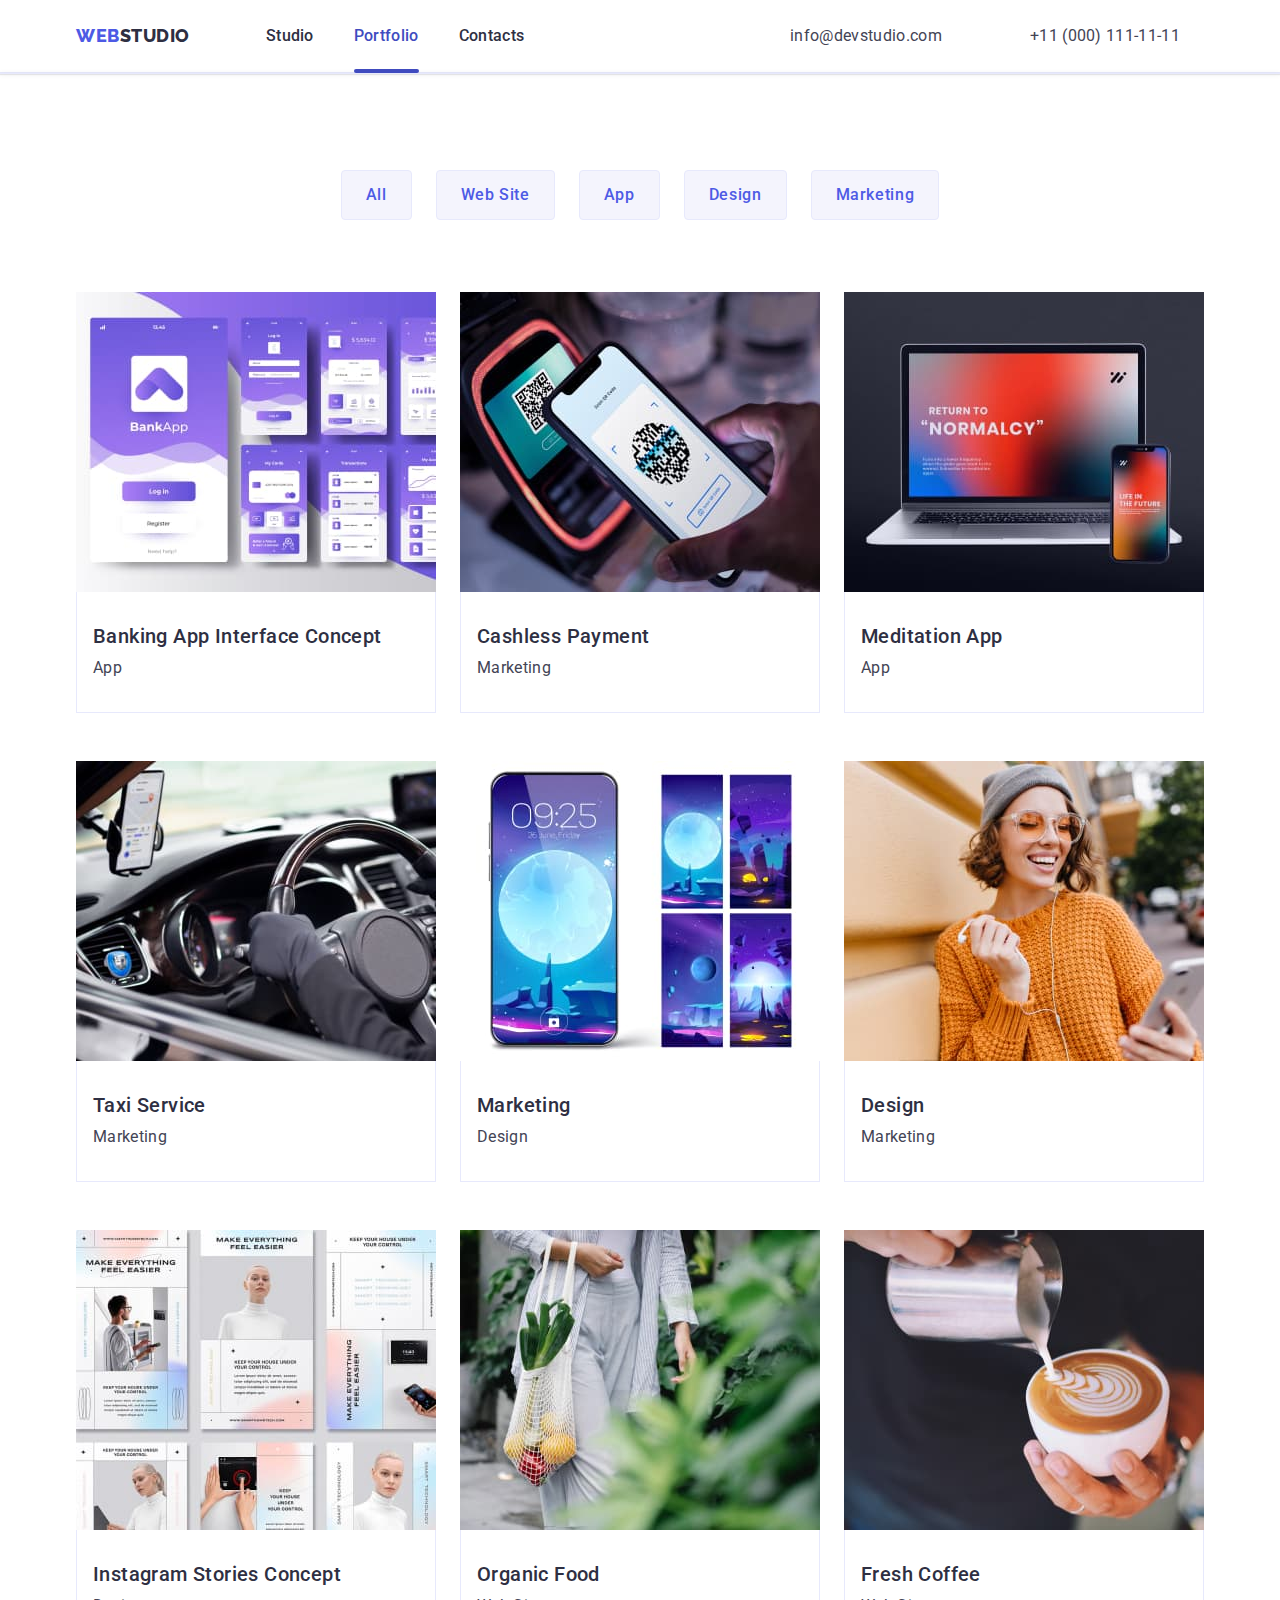
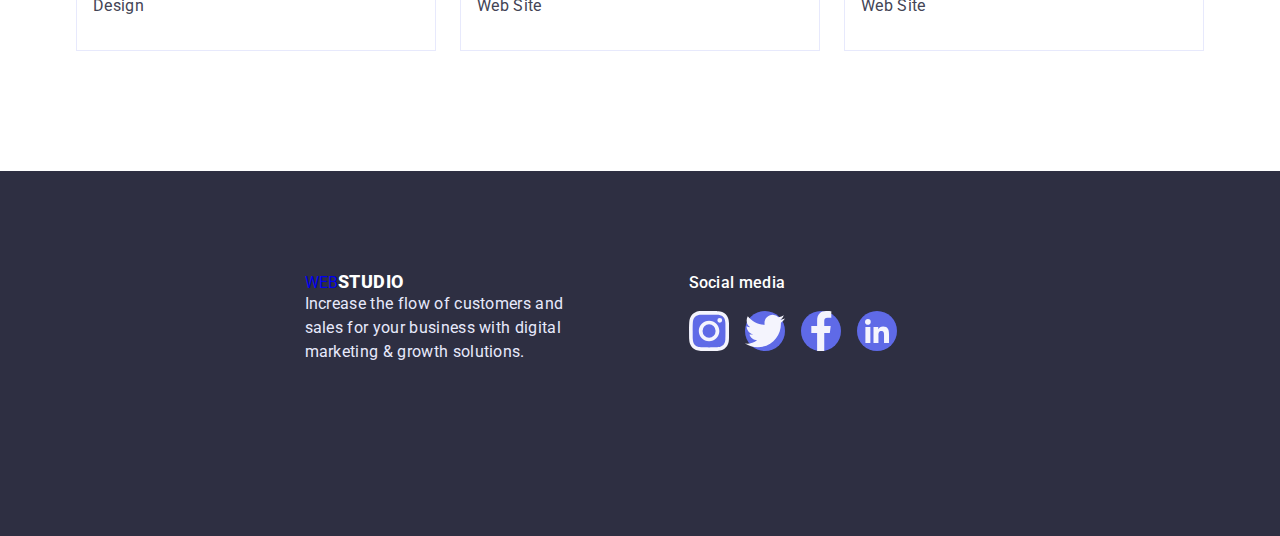
<file: portfolio.html>
<!DOCTYPE html>
<html lang="en">
  <head>
    <meta charset="UTF-8" />
    <meta http-equiv="X-UA-Compatible" content="IE=edge" />
    <meta name="viewport" content="width=device-width, initial-scale=1.0" />
    <link
      href=" https://cdn.jsdelivr.net/npm/modern-normalize@1.1.0/modern-normalize.min.css "
      rel="stylesheet"
    />
    <link rel="stylesheet" href="./css/styles.css" />
    <link rel="preconnect" href="https://fonts.googleapis.com" />
    <link rel="preconnect" href="https://fonts.gstatic.com" crossorigin />
    <link
      href="https://fonts.googleapis.com/css2?family=Raleway:wght@800&family=Roboto:wght@400;500;700;900&display=swap"
      rel="stylesheet"
    />
    <title>WebStudio - Portfolio</title>
  </head>
  <body>
    <!-- Header -->
    <header class="header">
      <div class="container header-items">
        <nav class="site-nav">
          <a href="./index.html" class="nav-logo link">
            <span>WEB</span>STUDIO
          </a>
          <ul class="site-nav list">
            <li class="site-nav item">
              <a href="./index.html" class="nav-link link">Studio</a>
            </li>
            <li class="site-nav item">
              <a href="./portfolio.html" class="nav-link link current"
                >Portfolio</a
              >
            </li>
            <li class="site-nav item">
              <a href="" class="nav-link link">Contacts</a>
            </li>
          </ul>
        </nav>
        <address class="address">
          <ul class="contacts">
            <li class="contacts list">
              <a href="mailto:info@devstudio.com" class="contacts-link link"
                >info@devstudio.com</a
              >
            </li>
            <li class="contacts list">
              <a href="tel:+110001111111" class="contacts-link link"
                >+11 (000) 111-11-11</a
              >
            </li>
          </ul>
        </address>
      </div>
    </header>
    <!-- Main -->

    <!-- Button section -->
    <main>
      <section class="filters">
        <div class="container">
          <h1 class="hidden">Buttons List</h1>
          <ul class="buttons-list list">
            <li class="btn-list">
              <button type="button" class="button-light">All</button>
            </li>
            <li class="btn-list">
              <button type="button" class="button-light">Web Site</button>
            </li>
            <li class="btn-list">
              <button type="button" class="button-light">App</button>
            </li>
            <li class="btn-list">
              <button type="button" class="button-light">Design</button>
            </li>
            <li class="btn-list">
              <button type="button" class="button-light">Marketing</button>
            </li>
          </ul>

          <!-- Main section images -->

          <ul class="apps list">
            <li class="apps-item">
              <a href="#" class="apps-link link">
                <div class="apps-overlay-wrapp">
                  <img src="./images/portfolio1.jpg" alt="" />
                  <p class="apps-overlay">
                    14 Stylish and User-Friendly App Design Concepts · Task
                    Manager App · Calorie Tracker App · Exotic Fruit Ecommerce
                    App · Cloud Storage App
                  </p>
                </div>
                <div class="apps-border">
                  <h2 class="apps-title">Banking App Interface Concept</h2>
                  <p class="apps-type">App</p>
                </div>
              </a>
            </li>
            <li class="apps-item">
              <a href="#" class="apps-link link">
                <div class="apps-overlay-wrapp">
                  <img
                    src="./images/portfolio2.jpg"
                    alt=""
                    width="360"
                    height="300"
                  />
                  <p class="apps-overlay">
                    14 Stylish and User-Friendly App Design Concepts · Task
                    Manager App · Calorie Tracker App · Exotic Fruit Ecommerce
                    App · Cloud Storage App
                  </p>
                </div>
                <div class="apps-border">
                  <h2 class="apps-title">Cashless Payment</h2>
                  <p class="apps-type">Marketing</p>
                </div>
              </a>
            </li>
            <li class="apps-item">
              <a href="#" class="apps-link link">
                <div class="apps-overlay-wrapp">
                  <img
                    src="./images/portfolio3.jpg"
                    alt=""
                    width="360"
                    height="300"
                  />
                  <p class="apps-overlay">
                    14 Stylish and User-Friendly App Design Concepts · Task
                    Manager App · Calorie Tracker App · Exotic Fruit Ecommerce
                    App · Cloud Storage App
                  </p>
                </div>
                <div class="apps-border">
                  <h2 class="apps-title">Meditation App</h2>
                  <p class="apps-type">App</p>
                </div></a
              >
            </li>
            <li class="apps-item">
              <a href="#" class="apps-link link">
                <div class="apps-overlay-wrapp">
                  <img
                    src="./images/portfolio4.jpg"
                    alt=""
                    width="360"
                    height="300"
                  />
                  <p class="apps-overlay">
                    14 Stylish and User-Friendly App Design Concepts · Task
                    Manager App · Calorie Tracker App · Exotic Fruit Ecommerce
                    App · Cloud Storage App
                  </p>
                </div>
                <div class="apps-border">
                  <h2 class="apps-title">Taxi Service</h2>
                  <p class="apps-type">Marketing</p>
                </div></a
              >
            </li>
            <li class="apps-item">
              <a href="#" class="apps-link link">
                <div class="apps-overlay-wrapp">
                  <img
                    src="./images/portfolio5.jpg"
                    alt=""
                    width="360"
                    height="300"
                  />
                  <p class="apps-overlay">
                    14 Stylish and User-Friendly App Design Concepts · Task
                    Manager App · Calorie Tracker App · Exotic Fruit Ecommerce
                    App · Cloud Storage App
                  </p>
                </div>
                <div class="apps-border">
                  <h2 class="apps-title">Marketing</h2>
                  <p class="apps-type">Design</p>
                </div></a
              >
            </li>
            <li class="apps-item">
              <a href="" class="apps-link link">
                <div class="apps-overlay-wrapp">
                  <img
                    src="./images/portfolio6.jpg"
                    alt=""
                    width="360"
                    height="300"
                  />
                  <p class="apps-overlay">
                    14 Stylish and User-Friendly App Design Concepts · Task
                    Manager App · Calorie Tracker App · Exotic Fruit Ecommerce
                    App · Cloud Storage App
                  </p>
                </div>
                <div class="apps-border">
                  <h2 class="apps-title">Design</h2>
                  <p class="apps-type">Marketing</p>
                </div></a
              >
            </li>
            <li class="apps-item">
              <a href="#" class="apps-link link">
                <div class="apps-overlay-wrapp">
                  <img
                    src="./images/portfolio7.jpg"
                    alt=""
                    width="360"
                    height="300"
                  />
                  <p class="apps-overlay">
                    14 Stylish and User-Friendly App Design Concepts · Task
                    Manager App · Calorie Tracker App · Exotic Fruit Ecommerce
                    App · Cloud Storage App
                  </p>
                </div>
                <div class="apps-border">
                  <h2 class="apps-title">Instagram Stories Concept</h2>
                  <p class="apps-type">Design</p>
                </div></a
              >
            </li>
            <li class="apps-item">
              <a href="" class="apps-link link">
                <div class="apps-overlay-wrapp">
                  <img
                    src="./images/portfolio8.jpg"
                    alt=""
                    width="360"
                    height="300"
                  />
                  <p class="apps-overlay">
                    14 Stylish and User-Friendly App Design Concepts · Task
                    Manager App · Calorie Tracker App · Exotic Fruit Ecommerce
                    App · Cloud Storage App
                  </p>
                </div>
                <div class="apps-border">
                  <h2 class="apps-title">Organic Food</h2>
                  <p class="apps-type">Web Site</p>
                </div></a
              >
            </li>
            <li class="apps-item">
              <a href="#" class="apps-link link">
                <div class="apps-overlay-wrapp">
                  <img
                    src="./images/portfolio9.jpg"
                    alt=""
                    width="360"
                    height="300"
                  />
                  <p class="apps-overlay">
                    14 Stylish and User-Friendly App Design Concepts · Task
                    Manager App · Calorie Tracker App · Exotic Fruit Ecommerce
                    App · Cloud Storage App
                  </p>
                </div>
                <div class="apps-border">
                  <h2 class="apps-title">Fresh Coffee</h2>
                  <p class="apps-type">Web Site</p>
                </div></a
              >
            </li>
          </ul>
        </div>
      </section>
    </main>
    <!-- Footer -->
    <footer class="footer">
      <div class="container footer-item">
        <div class="footer-info">
          <a href="./index.html" class="blue link">
            WEB<span class="white">STUDIO</span>
          </a>

          <p class="footer-text">
            Increase the flow of customers and sales for your business with
            digital marketing & growth solutions.
          </p>
        </div>
        <div class="footer-social">
          <h3 class="footer-title">Social media</h3>
          <ul class="social-card-footer">
            <li class="soc list">
              <a class="social-link-footer" href="#">
                <svg class="about-icons" width="24" height="24">
                  <use href="./images/icons.svg#icon-instagram"></use>
                </svg>
              </a>
            </li>
            <li class="soc list">
              <a class="social-link-footer" href="#">
                <svg class="about-icons" width="24" height="24">
                  <use href="./images/icons.svg#icon-twitter"></use>
                </svg>
              </a>
            </li>
            <li class="soc list">
              <a class="social-link-footer" href=""
                ><svg class="about-icons" width="24" height="24">
                  <use href="./images/icons.svg#icon-facebook"></use></svg
              ></a>
            </li>
            <li class="soc list">
              <a class="social-link-footer" href="">
                <svg class="about-icons-footer" width="24" height="24">
                  <use href="./images/icons.svg#icon-linkedin"></use>
                </svg>
              </a>
            </li>
          </ul>
        </div>
      </div>
    </footer>
  </body>
</html>
</file>
<file: css/styles.css>
:root {
  --main-color: #2e2f42;
  --secondary-color: #434455;
  --white-color: #ffffff;
  --accent-color: #404bbf;
  --button-color: #4d5ae5;
}

body {
  background-color: var(--white-color);
  font-family: 'Roboto', sans-serif;
  font-size: 16px;
  color: var(--main-color);
}

h1,
h2,
h3,
h4,
p {
  margin-top: 0;
  margin-bottom: 0;
}
ul,
ol {
  padding-left: 0;
  margin-top: 0;
  margin-bottom: 0;
}
button {
  cursor: pointer;
}
img {
  display: block;
}
.link {
  text-decoration: none;
  font: inherit;
}
.list {
  list-style: none;
}

/* Global STYLES */

.container {
  padding: 0 15px;
}

@media screen and (min-width: 480px) {
  .container {
    width: 428px;
    margin: 0 auto;
  }
}

@media screen and (min-width: 768px) {
  .container {
    width: 736px;
  }
}

@media screen and (min-width: 1200px) {
  .container {
    width: 1158px;
    margin: 0 auto;
  }
}

.section-title {
  color: var(--main-color);
  font-size: 36px;
  line-height: 1.111;
  text-transform: capitalize;
  letter-spacing: 0.02em;
  text-align: center;
  margin-bottom: 72px;
}

.hidden {
  position: absolute;
  width: 1px;
  height: 1px;
  margin: -1px;
  border: 0;
  padding: 0;
  white-space: nowrap;
  clip-path: inset(100%);
  clip: rect(0 0 0 0);
  overflow: hidden;
}

.section {
  padding: 120px 0;
}

/* Header */

.site-nav {
  display: flex;
  align-items: center;
  gap: 76px;
}
.header-items {
  display: flex;
  align-items: center;
  position: relative;
}
.header {
  border-bottom: 1px solid #e7e9fc;
  box-shadow: 0px 2px 1px rgba(46, 47, 66, 0.08),
    0px 1px 1px rgba(46, 47, 66, 0.16), 0px 1px 6px rgba(46, 47, 66, 0.08);
}

.nav-logo {
  color: var(--main-color);
  padding: 24px 0;
  font-family: 'Raleway', sans-serif;
  font-weight: 800;
  font-size: 18px;
  line-height: 1.333;
  letter-spacing: 0.03em;
  text-transform: uppercase;
}

.site-nav span {
  color: var(--button-color);
}

.site-nav.list {
  display: none;
}
@media screen and (min-width: 768px) {
  .site-nav.list {
    display: flex;
    gap: 40px;
  }
}

.nav-link {
  color: var(--main-color);
  font-weight: 500;
  line-height: 1.5;
  letter-spacing: 0.02em;
  padding: 24px 0;
  cursor: pointer;
  transition: color 250ms cubic-bezier(0.4, 0, 0.2, 1);
}
.current {
  position: relative;
  color: var(--accent-color);
}
.current::after {
  position: absolute;
  display: block;
  content: '';
  background: var(--accent-color);
  left: 0;
  bottom: -1px;
  width: 100%;
  height: 4px;
  border-radius: 2px;
}
.nav-link::after .nav-link:hover,
.nav-link:focus,
.contacts-link:hover,
.contacts-link:focus {
  color: var(--accent-color);
  transition-duration: 250ms;
  transition-timing-function: transform 250ms cubic-bezier(0.4, 0, 0.2, 1);
}
.nav-link:hover,
.nav-link:focus,
.contacts-link:hover,
.contacts-link:focus {
  color: var(--accent-color);
  transition-duration: 250ms;
  transition-timing-function: transform 250ms cubic-bezier(0.4, 0, 0.2, 1);
}
.address {
  margin-left: 0 auto;
}

.contacts {
  display: none;
  /*     display: flex;
    gap: 40px;
    margin-left: 0 auto; */
}
@media screen and (min-width: 768px) {
  .contacts {
    display: flex;

    margin-left: 0 auto;
    flex-wrap: nowrap;
    flex-direction: column;
  }
  .contacts-link.link {
    padding: 0;
  }
}
@media screen and (min-width: 1200px) {
  .contacts {
    display: flex;
    gap: 40px;
    margin-left: 0 auto;
    flex-direction: row;
  }
  .contacts-link.link {
    padding: 24px;
  }
}
.address {
  display: flex;
  margin-left: auto;
}
.contacts-link {
  color: var(--secondary-color);

  font-style: normal;
  line-height: 1.5;
  letter-spacing: 0.02em;
  margin-left: 0 auto;
  padding: 24px 0;
  transition: color 250ms cubic-bezier(0.4, 0, 0.2, 1);
}

/* HERO SECTION */

.hero {
  max-width: 1440px;
  margin: 0 auto;

  text-align: center;
  padding: 112px 0;
  border-top: 1px solid #e7e9fc;

  background-color: var(--main-color);
  background-size: cover;
  background-position: center;
  background-repeat: no-repeat;
  background-image: linear-gradient(
      rgba(46, 47, 66, 0.7),
      rgba(46, 47, 66, 0.7)
    ),
    url('./images/hero/hero-phone.jpg');
}

@media (min-device-pixel-ratio: 2),
  (min-resolution: 192dpi),
  (min-resolution: 2dppx) {
  .hero {
    background-image: linear-gradient(
        rgba(46, 47, 66, 0.7),
        rgba(46, 47, 66, 0.7)
      ),
      url('../images/hero/hero-phone@2x.jpg');
  }
}

@media screen and (min-width: 429px) {
  .hero {
    background-image: linear-gradient(
        rgba(46, 47, 66, 0.7),
        rgba(46, 47, 66, 0.7)
      ),
      url('../images/hero/hero-tablet.jpg');
  }

  @media (min-device-pixel-ratio: 2),
    (min-resolution: 192dpi),
    (min-resolution: 2dppx) {
    .hero {
      background-image: linear-gradient(
          rgba(46, 47, 66, 0.7),
          rgba(46, 47, 66, 0.7)
        ),
        url('../images/hero/hero-tablet@2x.jpg');
    }
  }
}

@media screen and (min-width: 769px) {
  .hero {
    background-image: linear-gradient(
        rgba(46, 47, 66, 0.7),
        rgba(46, 47, 66, 0.7)
      ),
      url('../images/hero/hero.jpg');
  }
}

@media (min-device-pixel-ratio: 2) and (min-width: 769px),
  (min-resolution: 192dpi) and (min-width: 769px),
  (min-resolution: 2dppx) and (min-width: 769px) {
  .hero {
    background-image: linear-gradient(
        rgba(46, 47, 66, 0.7),
        rgba(46, 47, 66, 0.7)
      ),
      url('../images/hero/hero@2x.jpg');
  }
}

@media screen and (min-width: 1200px) {
  .hero {
    padding: 188px 0;
  }
}

.hero-title {
  color: var(--white-color);

  font-weight: 700;
  font-size: 36px;
  line-height: 1.11;
  letter-spacing: 0.02em;
  text-transform: capitalize;
  max-width: 319px;
  margin: 0 auto;
  margin-bottom: 72px;
}

@media screen and (min-width: 768px) {
  .hero-title {
    max-width: 496px;
    margin: 0 auto;

    color: var(--white-color);
    margin-bottom: 48px;

    font-size: 56px;
    line-height: 1.07;
  }
}

.hero-button {
  color: var(--white-color);
  background: var(--button-color);

  font-size: 16px;
  line-height: 1.5;
  letter-spacing: 0.04em;

  min-width: 169px;
  padding: 16px 32px;
  border: 0;
  border-radius: 4px;
  box-shadow: 0px 4px 4px rgba(0, 0, 0, 0.15);

  cursor: pointer;
  transition: background 250ms cubic-bezier(0.4, 0, 0.2, 1);
}

.hero-button:hover,
.hero-button:focus {
  background: var(--accent-color);
}

/* ABOUT TITLE */

/* .about-title {
  display: flex;
  gap: 22px;
} */
@media screen and (min-width: 768px) {
  .about-list {
    display: flex;
    flex-wrap: wrap;
    gap: 24px;
  }
}

@media screen and (min-width: 1200px) {
  .about-list {
    flex-wrap: nowrap;
  }
}

.about-item:not(:last-child) {
  max-width: 396px;
  margin: 0 auto;
  margin-bottom: 72px;
}
@media screen and (min-width: 1200px) {
  .about-item:not(:last-child) {
    margin-bottom: 0;
  }
}

@media screen and (min-width: 768px) {
  .about-item {
    flex-basis: calc((100% - 24px) / 2);
  }
}

@media screen and (min-width: 1200px) {
  .about-item {
    flex-basis: calc((100% - 72px) / 4);
  }
}

.icons-place-hero {
  display: none;
}

@media screen and (min-width: 1200px) {
  .icons-place-hero {
    display: block;
    background-color: #f4f4fd;
    margin-bottom: 8px;
    height: 112px;
    display: flex;
    justify-content: center;
    align-items: center;
  }
}

.about-title {
  font-weight: 700;
  font-size: 36px;
  line-height: 1.11;
  text-align: center;
  letter-spacing: 0.02em;
  text-transform: capitalize;
  margin-bottom: 8px;
}

@media screen and (min-width: 768px) {
  .about-title {
    text-align: left;
  }
}

@media screen and (min-width: 1200px) {
  .about-title {
    text-align: start;
  }
}

@media screen and (min-width: 1200px) {
  .about-title {
    font-size: 20px;
    font-weight: 500;
    line-height: 1.2;
  }
}

.about-text {
  font-weight: 500;
  line-height: 1.5;
  letter-spacing: 0.02em;

  color: var(--secondary-color);
}

@media screen and (min-width: 1200px) {
  .about-text {
    font-weight: 400;
  }
}

@media screen and (min-width: 1200px) {
  .about-icons {
    width: 64px;
    height: 64px;
  }
}

/* ABOUT US */
.works {
  display: none;
}
@media screen and (min-width: 1199px) {
  .works {
    display: block;
    padding-bottom: 120px;
  }
}

.works {
  padding-top: 0;
}

.works-list {
  display: flex;
  flex-wrap: wrap;
  gap: 24px;
}

.product-item {
  flex-basis: calc((100% - 48px) / 3);
}

/* OUR TEAM */
.team {
  background-color: #f4f4fd;
}

.team-list {
  text-align: center;
}

@media screen and (min-width: 1200px) {
  .team-list {
    display: flex;
    flex-wrap: wrap;
    text-align: center;
    gap: 24px;
  }
}

@media screen and (min-width: 768px) {
  .team-list {
    display: flex;
    flex-wrap: wrap;
    justify-content: center;
    gap: 64px 24px;
  }
}

.team-item {
  width: 264px;

  margin: 0 auto;
  margin-bottom: 72px;
}

.team-item:last-child {
  margin-bottom: 0;
}

@media screen and (min-width: 768px) {
  .team-item {
    margin-bottom: 0;
    margin: 0;
  }
}

@media screen and (min-width: 1200px) {
  .team-item {
    flex-basis: calc((100% - 72px) / 4);
  }
}

.team-item {
  background-color: var(--white-color);
  border-radius: 0px 0px 4px 4px;
  box-shadow: 0px 1px 6px rgba(46, 47, 66, 0.08),
    0px 1px 1px rgba(46, 47, 66, 0.16), 0px 2px 1px rgba(46, 47, 66, 0.08);
}

.team-border {
  padding: 32px 16px;
}

.team-name {
  font-size: 20px;
  font-weight: 500;
  line-height: 1.2;
  letter-spacing: 0.02em;

  margin-bottom: 8px;
}

.team-role {
  line-height: 1.5;
  letter-spacing: 0.02em;

  color: var(--secondary-color);

  margin-bottom: 8px;
}

.social-card {
  display: flex;
  justify-content: center;
  gap: 24px;
}

.soc.list {
  display: flex;
  justify-content: center;
  align-items: center;
  width: 40px;
  height: 40px;
  border-radius: 50%;
  background-color: var(--button-color);
  transition: background-color 250ms cubic-bezier(0.4, 0, 0.2, 1);
}
.social-link {
  display: flex;
  justify-content: center;
  align-items: center;
  width: 40px;
  height: 40px;
  border-radius: 50%;
  background-color: var(--button-color);
  transition: background-color 250ms cubic-bezier(0.4, 0, 0.2, 1);
}
.social-link:hover,
.social-link:focus {
  background-color: var(--accent-color);
}

.about-icons.soc {
  width: 16px;
  height: 16px;
}

/* CUSTOMERS SECTION */
.our-customers {
  padding-top: 120px;
}
.customers {
  display: flex;
  justify-content: space-between;
  color: #8e8f99;
}

.border-icon-cust {
  width: 168px;
  height: 88px;
  transition: border 250ms cubic-bezier(0.4, 0, 0.2, 1);
}
.customers-link {
  border: 1px solid #8e8f99;
  border-radius: 4px;
  display: flex;
  justify-content: center;
  align-items: center;
  max-width: 190px;
  height: 88px;
  color: #8e8f99;
  outline: transparent;
  transition: border 250ms cubic-bezier(0.4, 0, 0.2, 1);
}
@media screen and (width: 768px) {
  .customers-link {
    max-width: 168px;
  }
}
@media screen and (width: 1200px) {
  .customers-link {
    max-width: 168px;
  }
}
.customers-icons {
  width: 104px;
  height: 56px;
  fill: #8e8f99;
  transition: fill 250ms cubic-bezier(0.4, 0, 0.2, 1);
}

.customers-link:hover .customers-icons,
.customers-link:hover .customers-icons {
  fill: var(--accent-color);
  transition-property: background-color;
  transition: border 250ms cubic-bezier(0.4, 0, 0.2, 1);
  transition: fill 250ms cubic-bezier(0.4, 0, 0.2, 1);
}
.customers-link:focus .customers-icons,
.customers-link:focus .customers-icons {
  fill: var(--accent-color);
  transition-property: background-color;
  transition-duration: 250ms;
  transition: border 250ms cubic-bezier(0.4, 0, 0.2, 1);
  transition: fill 250ms cubic-bezier(0.4, 0, 0.2, 1);
}
.customers-link:hover,
.customers-link:focus {
  border: 1px solid var(--accent-color);
  fill: var(--accent-color);
  transition-property: background-color;
  transition-duration: 250ms;
  transition: border 250ms cubic-bezier(0.4, 0, 0.2, 1);
  transition: fill 250ms cubic-bezier(0.4, 0, 0.2, 1);
}
.our-customers {
  padding-bottom: 120px;
}

.customers.list {
  display: flex;
  flex-wrap: wrap;
  /* justify-content: space-between; */
  color: #8e8f99;
  gap: 72px 16px;

  justify-content: center;
}

@media screen and (min-width: 1200px) {
  .customers.list {
    flex-wrap: nowrap;
    justify-content: space-between;
  }
}

.costumers-list-item {
  width: 168px;
  height: 88px;
  flex-basis: calc((100% - 16px) / 2);
}

@media screen and (min-width: 768px) {
  .costumers-list-item {
    flex-basis: calc((100% - 32px) / 3);
  }
}

@media screen and (min-width: 1200px) {
  .costumers-list-item {
    flex-basis: calc((100% - 48px) / 4);
  }
}

.customers-link {
  border: 1px solid #8e8f99;
  border-radius: 4px;
  display: flex;
  justify-content: center;
  align-items: center;
  width: 100%;
  height: 100%;
  transition: border 250ms cubic-bezier(0.4, 0, 0.2, 1);
  color: #8e8f99;
  outline: transparent;
}

.costumers-list-ico {
  width: 104px;
  height: 56px;
  fill: #8e8f99;
  transition: fill 250ms cubic-bezier(0.4, 0, 0.2, 1);
}

.costumers-list-link:hover .costumers-list-ico,
.costumers-list-link:focus .costumers-list-ico {
  fill: var(--accent-color);
}

.costumers-list-link:hover,
.costumers-list-link:focus {
  border: 1px solid var(--accent-color);
}

/* FOOTER SECTION */
/* .footer {
  padding: 100px 0;
  background-color: var(--main-color);
}

.footer-text {
  line-height: 1.5;
  letter-spacing: 0.02em;
  color: #e7e9fc;
  width: 264px;
} */
/* .blue {
  color: var(--button-color);
  font-size: 18px;
  font-weight: 800;
  letter-spacing: 0.03em;
  text-transform: uppercase;
  line-height: 1.17em;
}
.white {
  color: var(--white-color);
  font-size: 18px;
  font-weight: 800;
  letter-spacing: 0.03em;
  text-transform: uppercase;
  line-height: 1.17em;
}
.footer-text {
  margin-top: 17.5px;
}
.social-card-footer {
  margin-top: 8px;
  display: flex;
  justify-content: center;
  gap: 24px;
}
.social-link-footer {
  display: flex;
  justify-content: center;
  align-items: center;
  width: 40px;
  height: 40px;
  border-radius: 50%;
  background-color: rgba(255, 255, 255, 0.1);
  transition: background-color 250ms cubic-bezier(0.4, 0, 0.2, 1);
}

.social-link-footer:hover {
  background-color: #31d0aa;

  transition: background-color 250ms cubic-bezier(0.4, 0, 0.2, 1);
}
.social-link-footer:focus {
  background-color: #31d0aa;

  transition: background-color 250ms cubic-bezier(0.4, 0, 0.2, 1);
}
.about-icons-footer {
  fill: var(--white-color);
}
.footer-social {
}
.footer-title {
  font-weight: 500;
  font-size: 16px;
  line-height: 1.5em;
  letter-spacing: 0.02em;
  color: var(--white-color);
  margin-bottom: 16px;
}
.footer-item {
  display: flex;
}
.footer-info {
  justify-content: start;
  margin-right: 120px;
} */
.nav-logo {
  color: var(--main-color);
  padding: 24px 0;
  font-family: 'Raleway', sans-serif;
  font-weight: 800;
  font-size: 18px;
  line-height: 1.333;
  letter-spacing: 0.03em;
  text-transform: uppercase;
}
.nav-logo > span {
  font: inherit;
  color: var(--button-color);
  font-size: 18px;
  line-height: 1.17em;
}
.nav-logo-blue {
  font-weight: 800;
  font-size: 18px;
  line-height: 1.17em;

  letter-spacing: 0.03em;

  color: var(--button-color);
}
.white {
  color: var(--white-color);
  font-size: 18px;
  font-weight: 800;
  letter-spacing: 0.03em;
  text-transform: uppercase;
  line-height: 1.17em;
}

.footer {
  padding: 100px 0;
  text-align: center;
  align-items: center;

  background-color: var(--main-color);
}

@media screen and (min-width: 1200px) {
  .footer {
    padding: 100px 0;

    background-color: var(--main-color);
  }
}

.footer-text {
  line-height: 1.5;
  letter-spacing: 0.02em;

  color: #e7e9fc;

  width: 268px;
  margin: 0 auto;
  text-align: start;
  margin-bottom: 72px;
}
.footer.container {
  display: block;
  min-width: 320px;
  justify-content: center;
}

@media screen and (min-width: 768px) {
  .footer-text {
    margin-bottom: 0;
  }
}

@media screen and (min-width: 1200px) {
  .footer-text {
    line-height: 1.5;
    letter-spacing: 0.02em;

    color: #e7e9fc;

    width: 264px;
  }
}

.footer .nav-logo {
  color: var(--button-color);

  display: inline-block;
  margin-bottom: 16px;
  padding: 0;
}

@media screen and (min-width: 1200px) {
  .footer .nav-logo {
    color: #f4f4fd;

    display: inline-block;
    margin-bottom: 16px;
    padding: 0;
  }
}

@media screen and (min-width: 1200px) {
  .footer .container {
    display: flex;
  }
}

@media screen and (min-width: 768px) {
  .footer .container {
    display: flex;
    flex-wrap: wrap;
    justify-content: center;
  }
}

.footer-info {
  justify-content: center;
  display: flex;
  flex-direction: column;
}

@media screen and (min-width: 768px) {
  .footer-info {
    text-align: left;
    margin-right: 24px;
    margin-bottom: 72px;
  }
}

@media screen and (min-width: 1200px) {
  .footer-info {
    margin-right: 120px;
  }
}

.footer-social {
  margin-bottom: 72px;
}

@media screen and (min-width: 768px) {
  .footer-social {
    margin-right: 0;
  }
}

@media screen and (min-width: 1200px) {
  .footer-social {
    margin-bottom: 0;
    margin-right: 79px;
  }
}

.footer-title {
  color: var(--white-color);
  margin-bottom: 16px;
  font-size: 16px;
  font-weight: 500;
  line-height: 1.5;
  letter-spacing: 0.02em;
}

@media screen and (min-width: 1200px) {
  .footer-title {
    font-weight: 400;
  }
}

@media screen and (min-width: 768px) {
  .footer-title {
    font-weight: 500;
    text-align: start;
  }
}

.social-card-footer {
  display: flex;
  justify-content: center;
  gap: 16px;
}

@media screen and (min-width: 1200px) {
  .social-card-footer {
    display: flex;
    justify-content: space-between;
    width: 208px;
  }
}

.social-link-footer {
  display: flex;
  justify-content: center;
  align-items: center;
  width: 40px;
  height: 40px;
  border-radius: 50%;
  background-color: rgba(255, 255, 255, 0.1);
  transition: background-color 250ms cubic-bezier(0.4, 0, 0.2, 1);
}

@media screen and (min-width: 1200px) {
  .social-link-footer {
    display: flex;
    justify-content: center;
    align-items: center;
    width: 40px;
    height: 40px;
    border-radius: 50%;
    background-color: rgba(255, 255, 255, 0.1);
    transition: background-color 250ms cubic-bezier(0.4, 0, 0.2, 1);
  }
}
.about-icons.soc:hover,
.about-icons.soc:focus {
  background-color: #404bbf;
}
.social-link:hover,
.social-link:focus {
  background-color: #404bbf;
}

.social-link-footer:hover,
.social-link-footer:focus {
  background-color: #31d0aa;
}

.about-icons {
  width: 64px;
  height: 64px;
}
.about-icons-footer {
  display: flex;
  width: 24px;
  height: 24px;
  vertical-align: middle;
  align-items: center;
  justify-content: center;
}

/* !!!!!!!!!!!!!!!!!!!!!!!!!!!!!!!!! */

.filters {
  border-top: 1px solid #e7e9fc;
  padding: 96px 0 120px;
  box-shadow: 0px 2px 1px rgba(46, 47, 66, 0.08),
    0px 1px 1px rgba(46, 47, 66, 0.16), 0px 1px 6px rgba(46, 47, 66, 0.08);
  transition: background 250ms cubic-bezier(0.4, 0, 0.2, 1),
    color 250ms cubic-bezier(0.4, 0, 0.2, 1),
    box-shadow 250ms cubic-bezier(0.4, 0, 0.2, 1),
    border 250ms cubic-bezier(0.4, 0, 0.2, 1);
}

.buttons-list {
  margin-bottom: 72px;
  display: flex;
  justify-content: center;
  gap: 24px;
}

.button-light {
  font-weight: 500;
  font-size: 16px;
  line-height: 1.5;
  text-align: center;
  letter-spacing: 0.04em;

  color: var(--button-color);
  background-color: #f4f4fd;
  border-radius: 4px;
  padding: 12px 24px;
  border: 1px solid #e7e9fc;
  cursor: pointer;
  transition: background 250ms cubic-bezier(0.4, 0, 0.2, 1),
    color 250ms cubic-bezier(0.4, 0, 0.2, 1),
    box-shadow 250ms cubic-bezier(0.4, 0, 0.2, 1),
    border 250ms cubic-bezier(0.4, 0, 0.2, 1);
}

.button-light:hover,
.button-light:focus {
  background: var(--accent-color);
  color: var(--white-color);
  box-shadow: 0px 3px 1px rgba(0, 0, 0, 0.1), 0px 2px 1px rgba(0, 0, 0, 0.08),
    0px 2px 2px rgba(0, 0, 0, 0.12);
  border: 1px solid var(--accent-color);
}

.apps {
  text-decoration: none;
  text-decoration: none;
  display: flex;
  flex-wrap: wrap;
  column-gap: 24px;
  row-gap: 48px;
}
.apps-link {
  color: inherit;
  display: block;
  outline: transparent;
}
.apps-link:hover {
  box-shadow: 0px 1px 6px rgba(46, 47, 66, 0.08),
    0px 1px 1px rgba(46, 47, 66, 0.16), 0px 2px 1px rgba(46, 47, 66, 0.08);
  transition-property: background-color;
  transition-duration: 250ms;
  transition-timing-function: transform 250ms cubic-bezier(0.4, 0, 0.2, 1);
}
.apps-link:focus {
  box-shadow: 0px 1px 6px rgba(46, 47, 66, 0.08),
    0px 1px 1px rgba(46, 47, 66, 0.16), 0px 2px 1px rgba(46, 47, 66, 0.08);
  transition-duration: 250ms;
  transition-timing-function: transform 250ms cubic-bezier(0.4, 0, 0.2, 1);
}
.apps-item {
  text-decoration: none;
  flex-basis: calc((100% - 48px) / 3);
}

.apps-border {
  border: 1px solid #e7e9fc;
  border-top: none;
  text-decoration: none;
  padding: 32px 16px;
}

.apps-title {
  font-weight: 500;
  font-size: 20px;
  line-height: 1.2;
  letter-spacing: 0.02em;
  text-decoration: none;
  margin-bottom: 8px;
  color: var(--main-color);
}

.apps-type {
  line-height: 1.5;
  letter-spacing: 0.02em;
  color: var(--secondary-color);
}

.apps-link:hover .apps-overlay {
  transform: translateY(0);
  transition-duration: 250ms;
  transition-timing-function: transform 250ms cubic-bezier(0.4, 0, 0.2, 1);
}
.apps-link:focus .apps-overlay {
  transform: translateY(0);
  transition-duration: 250ms;
  transition-timing-function: transform 250ms cubic-bezier(0.4, 0, 0.2, 1);
}

.apps-overlay-wrapp {
  position: relative;
  overflow: hidden;
}
.apps-overlay {
  position: absolute;
  left: 0;
  top: 0;
  width: 100%;
  height: 100%;
  transform: translateY(100%);
  line-height: 1.5;
  letter-spacing: 0.02em;
  color: #f4f4fd;
  background-color: var(--button-color);
  padding: 40px 32px;
  transition: transform 250ms cubic-bezier(0.4, 0, 0.2, 1);
}

/* FOOTEr */
/* .blue {
  color: var(--button-color);
  font-size: 18px;
  font-weight: 800;
  letter-spacing: 0.03em;
  text-transform: uppercase;
  line-height: 1.17em;
}
.white {
  color: var(--white-color);
  font-size: 18px;
  font-weight: 800;
  letter-spacing: 0.03em;
  text-transform: uppercase;
  line-height: 1.17em;
}
.footer-text {
  margin-top: 17.5px;
}
.social-card-footer {
  margin-top: 8px;
  display: flex;
  justify-content: center;
  gap: 24px;
}
.social-link-footer {
  display: flex;
  justify-content: center;
  align-items: center;
  width: 40px;
  height: 40px;
  border-radius: 50%;
  background-color: rgba(255, 255, 255, 0.1);
  transition: background-color 250ms cubic-bezier(0.4, 0, 0.2, 1);
}

.social-link-footer:hover {
  background-color: #31d0aa;

  transition: background-color 250ms cubic-bezier(0.4, 0, 0.2, 1);
}
.social-link-footer:focus {
  background-color: #31d0aa;

  transition: background-color 250ms cubic-bezier(0.4, 0, 0.2, 1);
}
.about-icons-footer {
  fill: var(--white-color);
}
.footer-social {
}
.footer-title {
  font-weight: 500;
  font-size: 16px;
  line-height: 1.5em;
  letter-spacing: 0.02em;
  color: var(--white-color);
  margin-bottom: 16px;
}
.footer-item {
}
.footer-info {
  justify-content: start;
  margin-right: 120px;
} */

/* Modal */

.backdrop {
  position: fixed;
  left: 0;
  top: 0;
  width: 100%;
  height: 100%;
  background-color: rgba(46, 47, 66, 0.4);
  transform: translate(1);
  transition: opacity 250ms cubic-bezier(0.4, 0, 0.2, 1),
    transform 250ms cubic-bezier(0.4, 0, 0.2, 1);
  transition-duration: transform 250ms cubic-bezier(0.4, 0, 0.2, 1);
}
.backdrop.is-hidden {
  opacity: 0;
  visibility: hidden;
  pointer-events: none;
  transform: translate(0);
}
.modal {
  position: absolute;
  width: 408px;
  min-height: 576px;
  left: 50%;
  top: 50%;
  padding: 72px 24px 24px;
  transform: translate(-50%, -50%);
  transition-duration: 2500ms;
  background: #fcfcfc;
  box-shadow: 0px 1px 1px rgba(0, 0, 0, 0.14), 0px 1px 3px rgba(0, 0, 0, 0.12),
    0px 2px 1px rgba(0, 0, 0, 0.2);
  border-radius: 4px;
}
.modal-close-black {
  position: absolute;
  right: 24px;
  top: 24px;
  width: 24px;
  height: 24px;
  background: #e7e9fc;
  border: 1px solid rgba(0, 0, 0, 0.1);
  border-radius: 50%;
  display: flex;
  justify-content: center;
  align-items: center;
  transition: fill 250ms cubic-bezier(0.4, 0, 0.2, 1),
    background-color 250ms cubic-bezier(0.4, 0, 0.2, 1);
}

.modal-close-black:hover,
.modal-close-black:focus {
  transition-duration: 250ms;
  fill: #e7e9fc;
  background-color: var(--accent-color);
  transition-duration: 250ms;
  transition-timing-function: transform 250ms cubic-bezier(0.4, 0, 0.2, 1);
}
.icon-close-black {
  width: 8px;
  height: 8px;
}

/* ///////////////////////Modal form//////////////////// */
.modal-title {
  display: block;
  font-weight: 500;
  line-height: 1.5;
  text-align: center;
  letter-spacing: 0.02em;
  margin-bottom: 16px;
}
.modal-form-label {
  display: block;
  margin-bottom: 4px;
  font-size: 12px;
  line-height: 1.17em;
  letter-spacing: 0.04em;
  color: #8e8f99;
  text-align: left;
}
.modal-form-group {
  position: relative;
  margin-bottom: 10px;

  border-radius: 4px;
}
.modal-form-field {
  border: 1px solid rgba(46, 47, 66, 0.2);
  width: 100%;
  height: 40px;
  padding: 6px 38px;
  color: var(--main-color);
  border-radius: 4px;
  transition: border-color 250ms cubic-bezier(0.4, 0, 0.2, 1);
  outline: transparent;
}
.modal-form-field:focus {
  border-color: var(--accent-color);
}
.modal-form-icon {
  position: absolute;
  top: 50%;
  left: 10px;

  transform: translateY(-50%);
  transition: fill var(--anim-fast);
  pointer-events: none;
  transition: fill 250ms cubic-bezier(0.4, 0, 0.2, 1);
}
.modal-form-field:focus + .modal-form-icon {
  fill: var(--button-color);
}
.modal-form-message {
  display: block;
  width: 100%;
  height: 120px;
  padding: 6px 12px;
  margin-bottom: 16px;
  color: var(--main-color);
  font-size: 14px;
  line-height: 1.14;

  border: 1px solid rgba(46, 47, 66, 0.2);
  border-radius: 4px;

  resize: none;

  transition: border-color 250ms cubic-bezier(0.4, 0, 0.2, 1);
}
.modal-form-message:focus {
  outline: transparent;
  border-color: var(--button-color);
}
.modal-form-agreement {
  display: flex;
  align-items: center;
  justify-content: start;
  gap: 8px;
  margin-bottom: 20px;
}

/* checked */
.checked {
  fill: transparent;
  opacity: 0;
  transition: outline-color 250ms cubic-bezier(0.4, 0, 0.2, 1);
}
.modal-form-custom-checkbox {
  cursor: pointer;
  outline: 2px solid transparent;
}
.modal-form-checkbox:focus:not(:checked) + .modal-form-custom-checkbox {
  opacity: 1;
}
.modal-form-checkbox:checked + .modal-form-custom-checkbox > .checked {
  opacity: 1;
}
.unchecked {
  fill-opacity: 0;
}
.modal-form-checkbox:checked + .modal-form-custom-checkbox > .unchecked {
  opacity: 0;
}

.modal-form-agreement-text {
  font-size: 12px;
  line-height: 1.17em;
  letter-spacing: 0.04em;
  color: #8e8f99;
}
.modal-form-agreement-link {
  color: #4d5ae5;
  text-decoration: underline;
}

.modal-form-btn {
  margin: 0 auto;

  font-weight: 500;

  display: block;
  line-height: 1.5;
  letter-spacing: 0.04em;
  width: 169px;
  height: 56px;
  color: var(--white-color);
  background-color: var(--button-color);
  padding: 16px 32px;
  box-shadow: 0px 4px 4px rgba(0, 0, 0, 0.15);
  border-radius: 4px;
  border: none;
  transition: background 250ms cubic-bezier(0.4, 0, 0.2, 1);
}
.modal-form-btn:hover,
.modal-form-btn:focus {
  background-color: var(--accent-color);
}
/* .div-check {
  cursor: pointer;
  outline: 2px solid transparent;
}
.div-check:focus:not(:checked) + .checkbox-hope {
  opacity: 1;
}
.div-check:checked + .checkbox-hope > .checked {
  opacity: 1;
}
.unchecked {
  fill-opacity: 0;
}
.div-check:checked + .checkbox-hope > .unchecked {
  opacity: 0;
} */
/* .form-footer-cont {
} */
.form-footer {
  margin-left: auto;
}
.input-footer {
  outline: transparent;
  color: white;
  padding: 0 16px;
  height: 40px;
  width: 100%;
  max-width: 398px;
  margin-bottom: 16px;
  background-color: #2e2f42;
  border: 1px solid #ffffff;
  filter: drop-shadow(0px 4px 4px rgba(0, 0, 0, 0.15));
  border-radius: 4px;
  /* margin-right: 24px; */
  transition: border-color 250ms cubic-bezier(0.4, 0, 0.2, 1);
}
@media screen and (min-width: 768px) {
  .input-footer {
    width: 264px;
    margin-bottom: 0;
    margin-right: 24px;
  }
}

.input-footer::placeholder {
  color: #fff;
}
.input-footer:focus {
  border-color: var(--accent-color);
}
.subscribe-button {
  color: var(--white-color);
  background-color: var(--button-color);
  display: inline-flex;
  padding: 8px 24px;
  border-radius: 4px;
  border: none;
  font-weight: 500;
  font-size: 16px;
  line-height: 1.5;
  letter-spacing: 0.04em;
  transition: background 250ms cubic-bezier(0.4, 0, 0.2, 1);
  width: 165px;
  height: 40px;
}
.subscribe-button:hover,
.subscribe-button:focus {
  background-color: var(--accent-color);
}
.subscribe-button-ico {
  margin-left: 16px;
  vertical-align: middle;
}
/* MOBILE MENU */
.mobile-menu-ico {
  stroke: #2e2f42;
}
@media screen and (min-width: 768px) {
  .mobile-menu {
    display: none;
  }
}

@media screen and (min-width: 768px) {
  .mobile-menu-button {
    display: none;
  }
}

.mobile-menu {
  position: fixed;
  width: 100%;
  height: 100%;
  top: 0;
  left: 0;
  opacity: 0;
  visibility: hidden;
  pointer-events: none;
  background-color: var(--white-color);
  padding: 80px 40px 40px 40px;
  display: flex;
  justify-content: space-between;
  flex-direction: column;
  transition: opacity 250ms cubic-bezier(0.4, 0, 0.2, 1),
    visibility 250ms cubic-bezier(0.4, 0, 0.2, 1),
    transform 250ms cubic-bezier(0.4, 0, 0.2, 1);
}

.mobile-menu.is-open {
  opacity: 1;
  visibility: visible;
  pointer-events: inherit;
}

.modal-close-menu {
  right: 40px;
  top: 40px;
}

.mobile-menu-item,
.mobile-menu-adress {
  display: flex;
  flex-direction: column;
  align-items: flex-start;
  gap: 40px;
}

.mobile-menu-link {
  font-weight: 700;
  font-size: 36px;
  line-height: 1.11;
  letter-spacing: 0.02em;
  text-transform: capitalize;
  color: var(--main-color);
}

.mobile-menu-adress {
  margin-top: auto;
}

.mobile-menu-adress {
  margin-bottom: 48px;
}

.mobile-menu-phone {
  font-weight: 600;
  font-size: 36px;
  line-height: 1.11;
  text-transform: capitalize;
  color: var(--button-color);
  margin-bottom: 40px;
}

.mobile-menu-email {
  font-weight: 500;
  font-size: 20px;
  line-height: 1.2;
  letter-spacing: 0.02em;

  color: var(--secondary-color);
}

.mobile-menu-button {
  background-color: transparent;
  border: none;
  line-height: 0;
  position: absolute;
  top: 24px;
  right: 16px;
  /* margin-left: 205px; */
}

@media screen and (min-width: 768px) {
  .mobile-menu {
    display: none;
  }
}
/* /Mobile menu */
</file>
